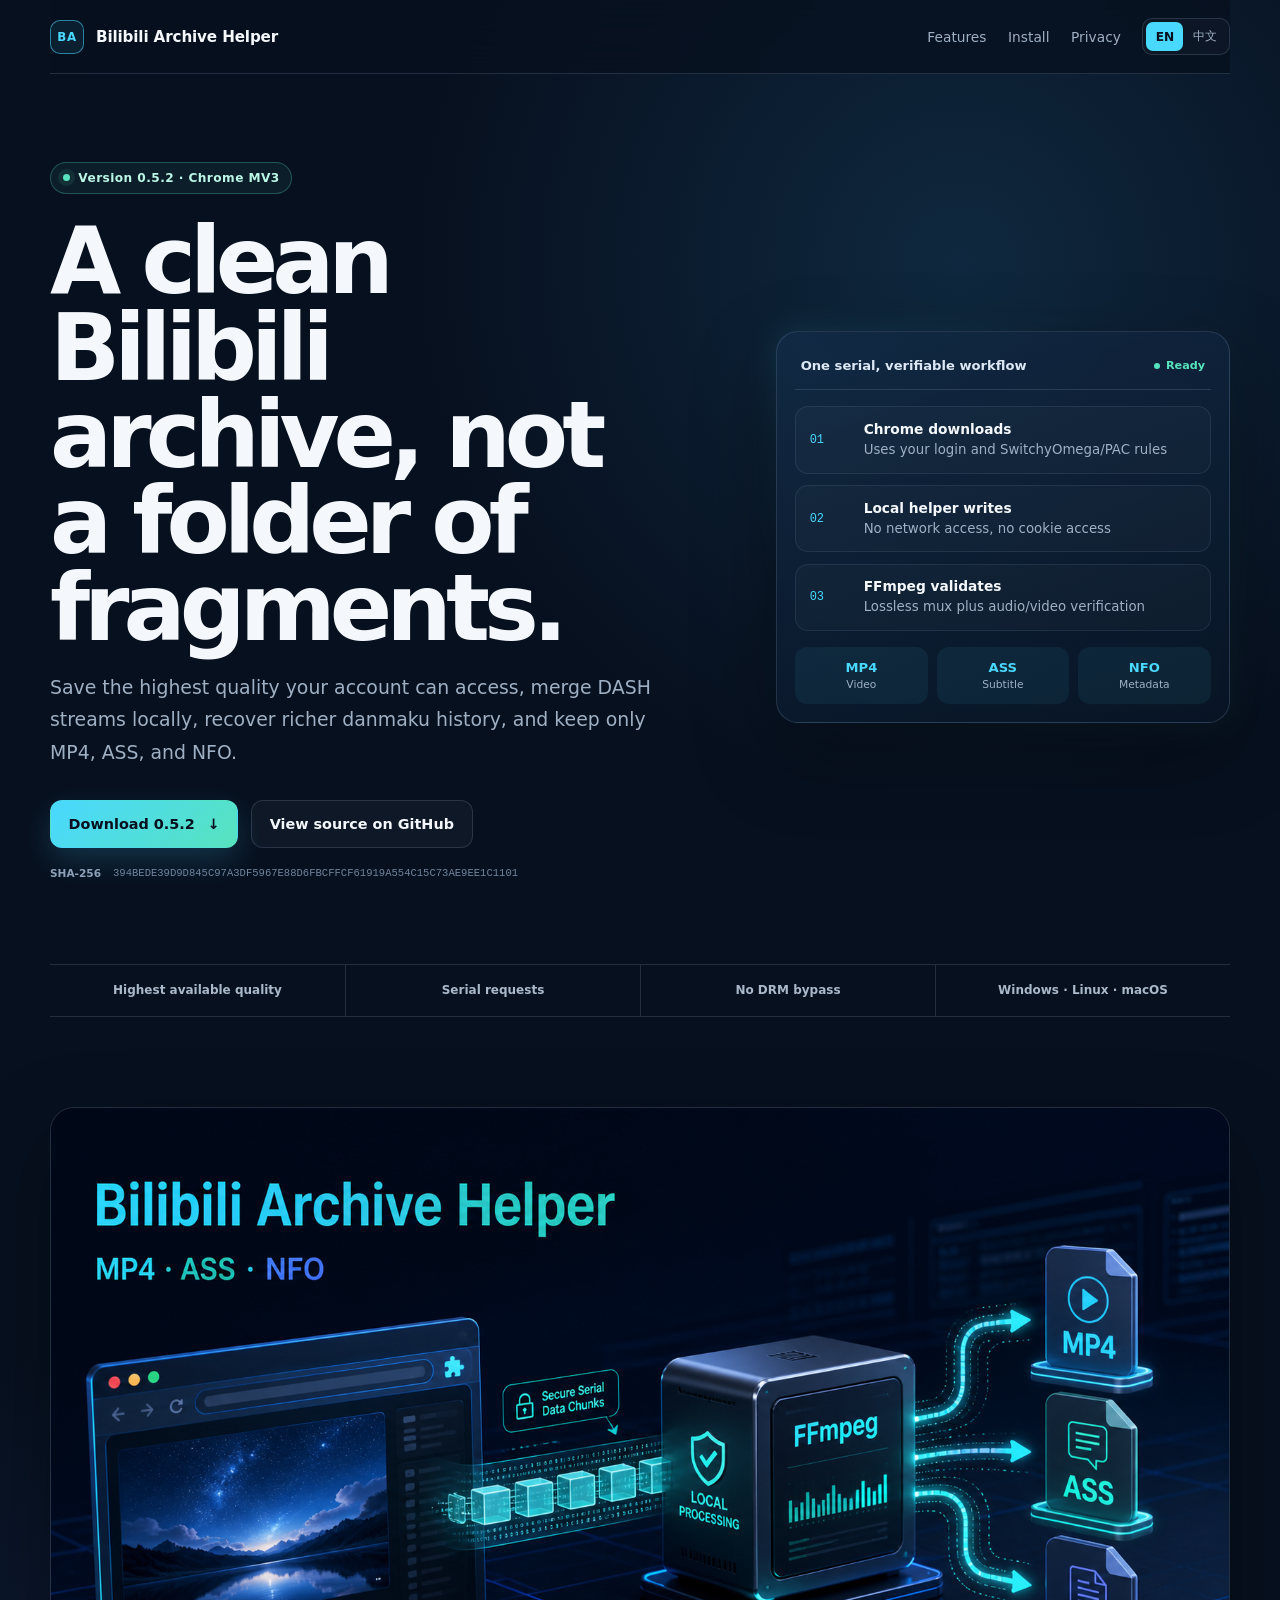
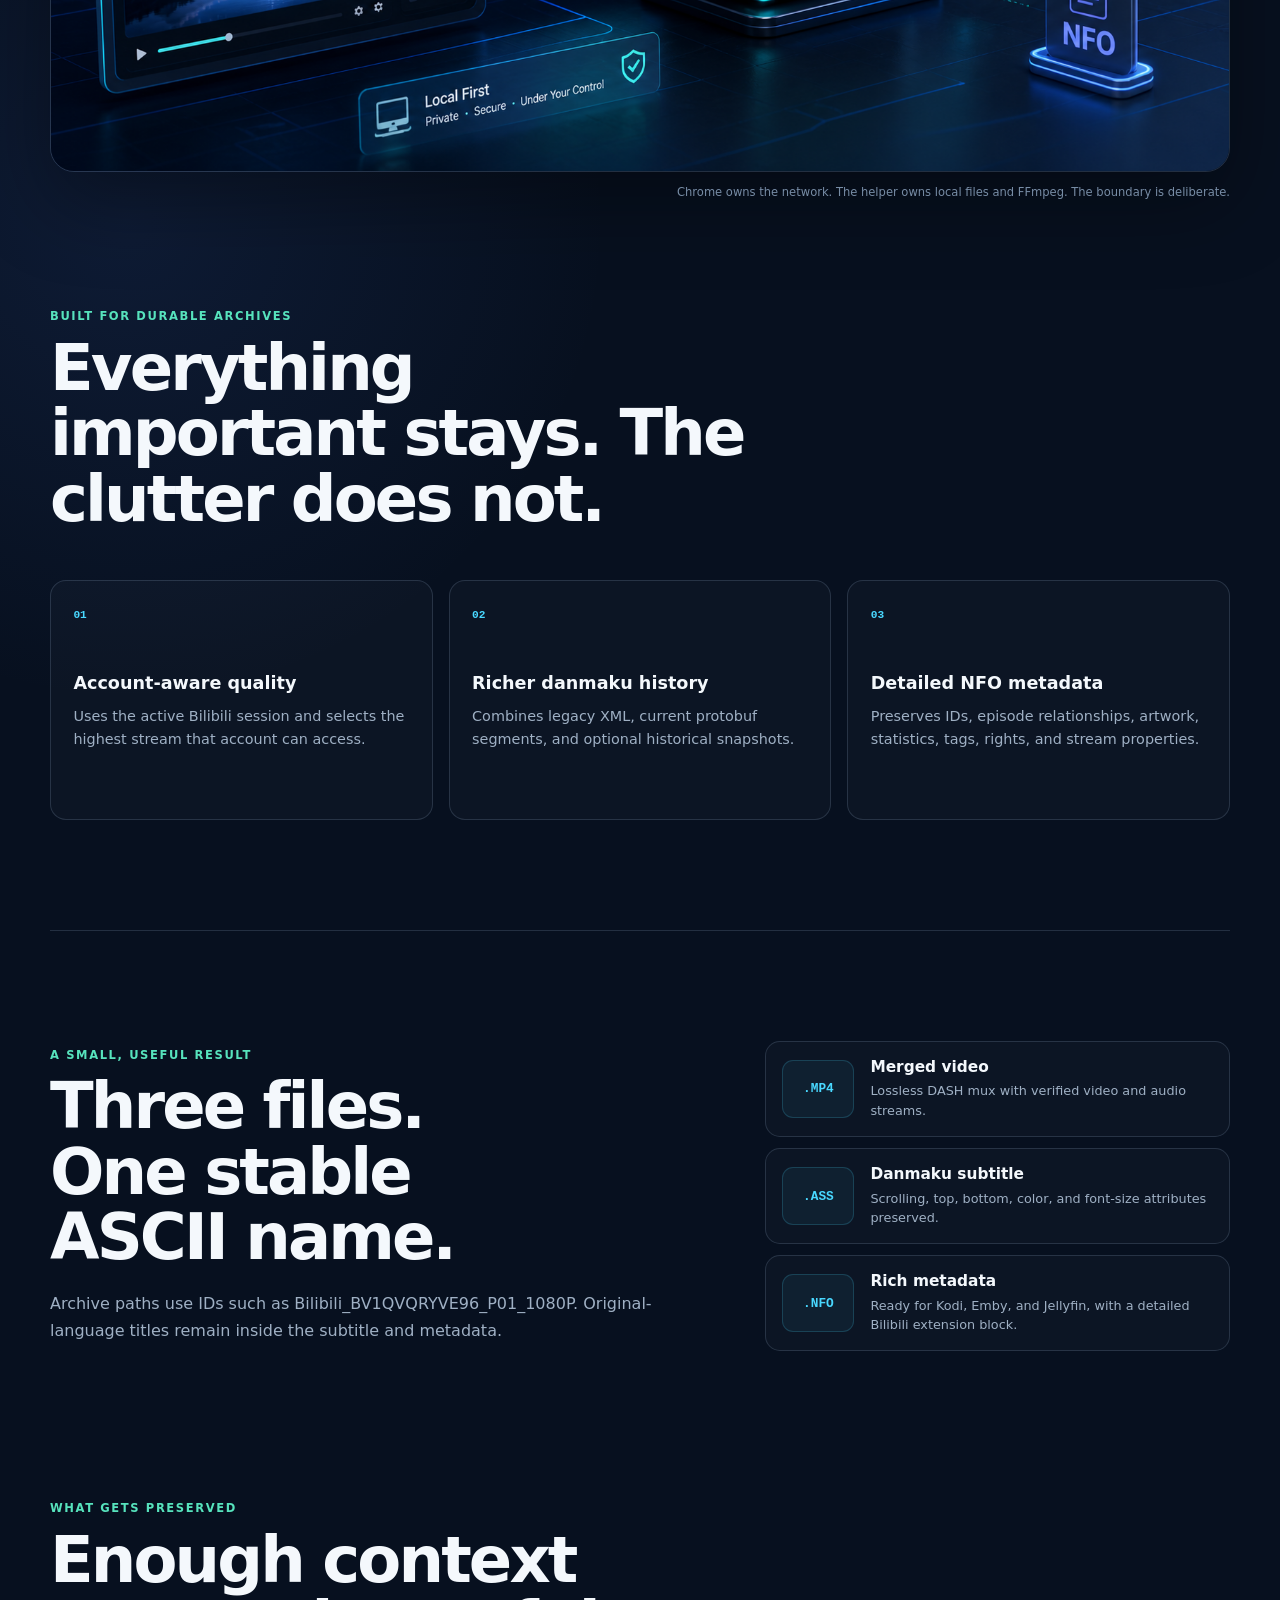
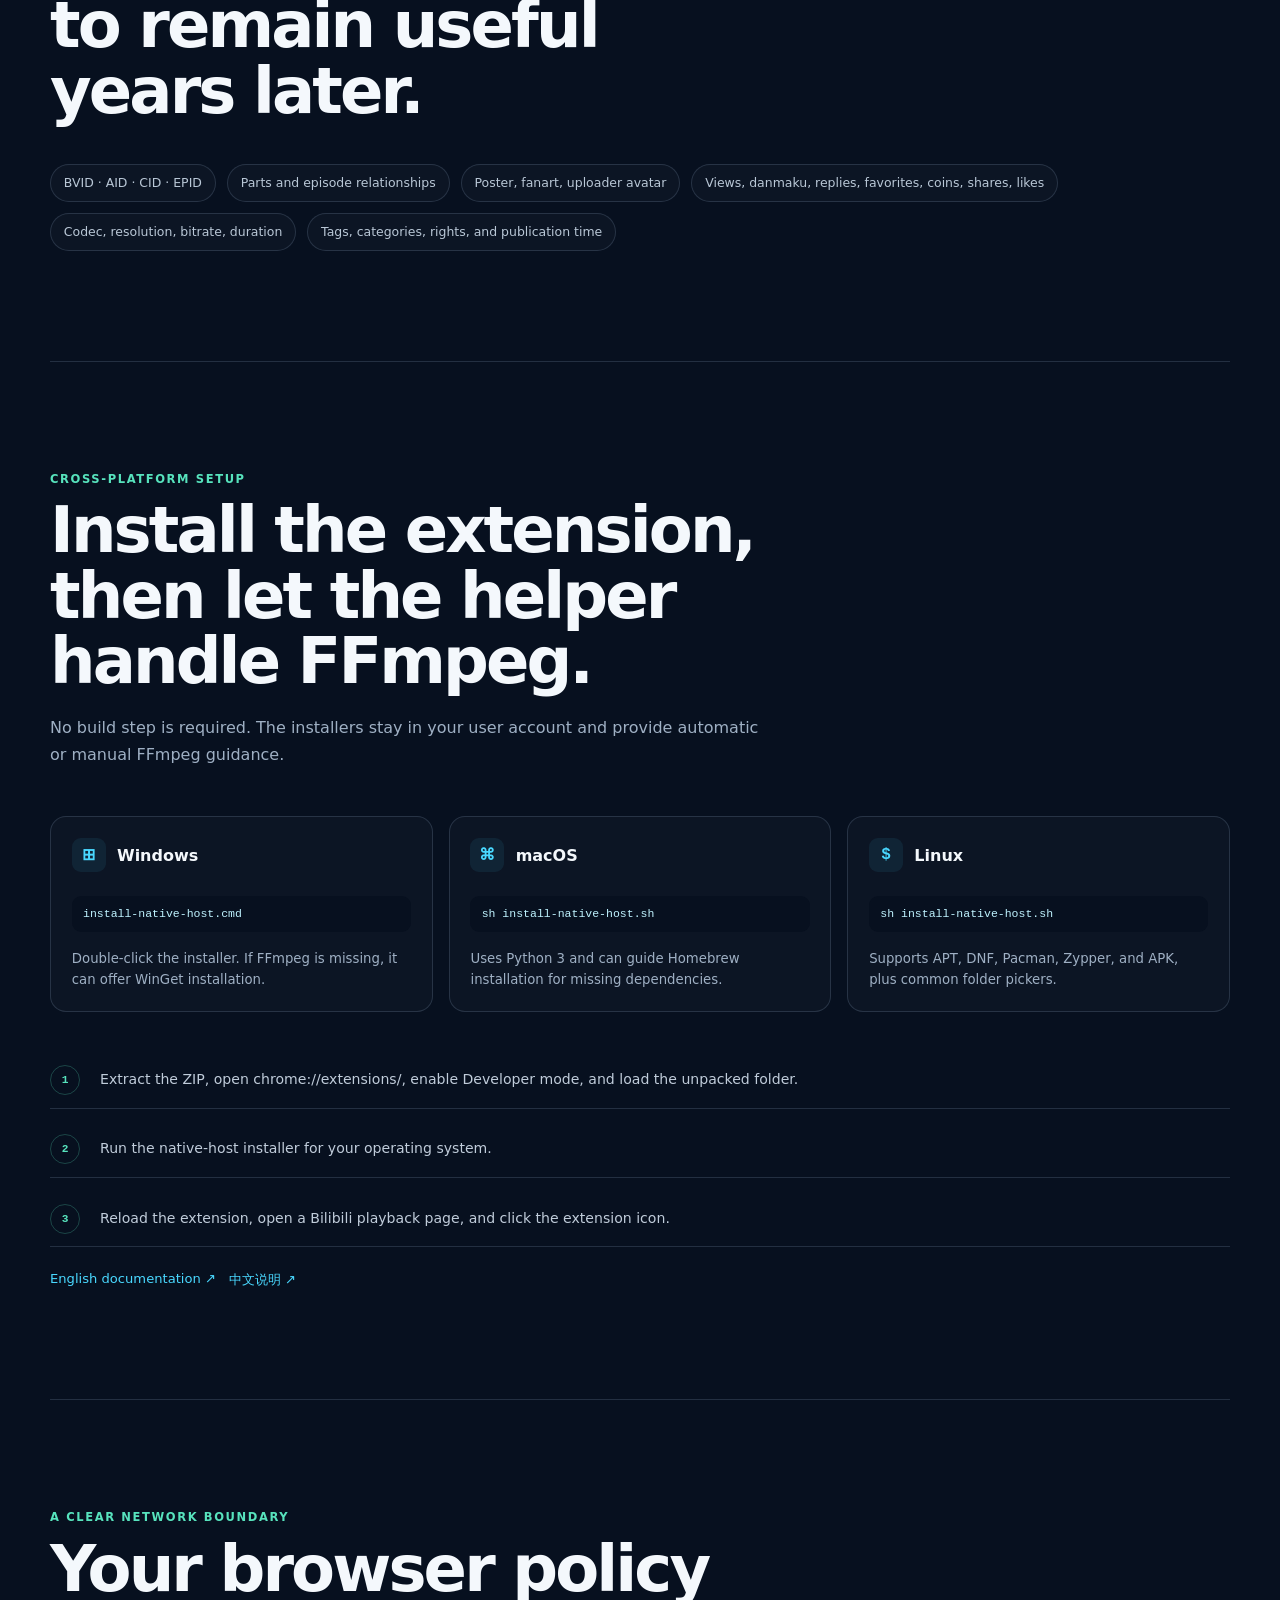
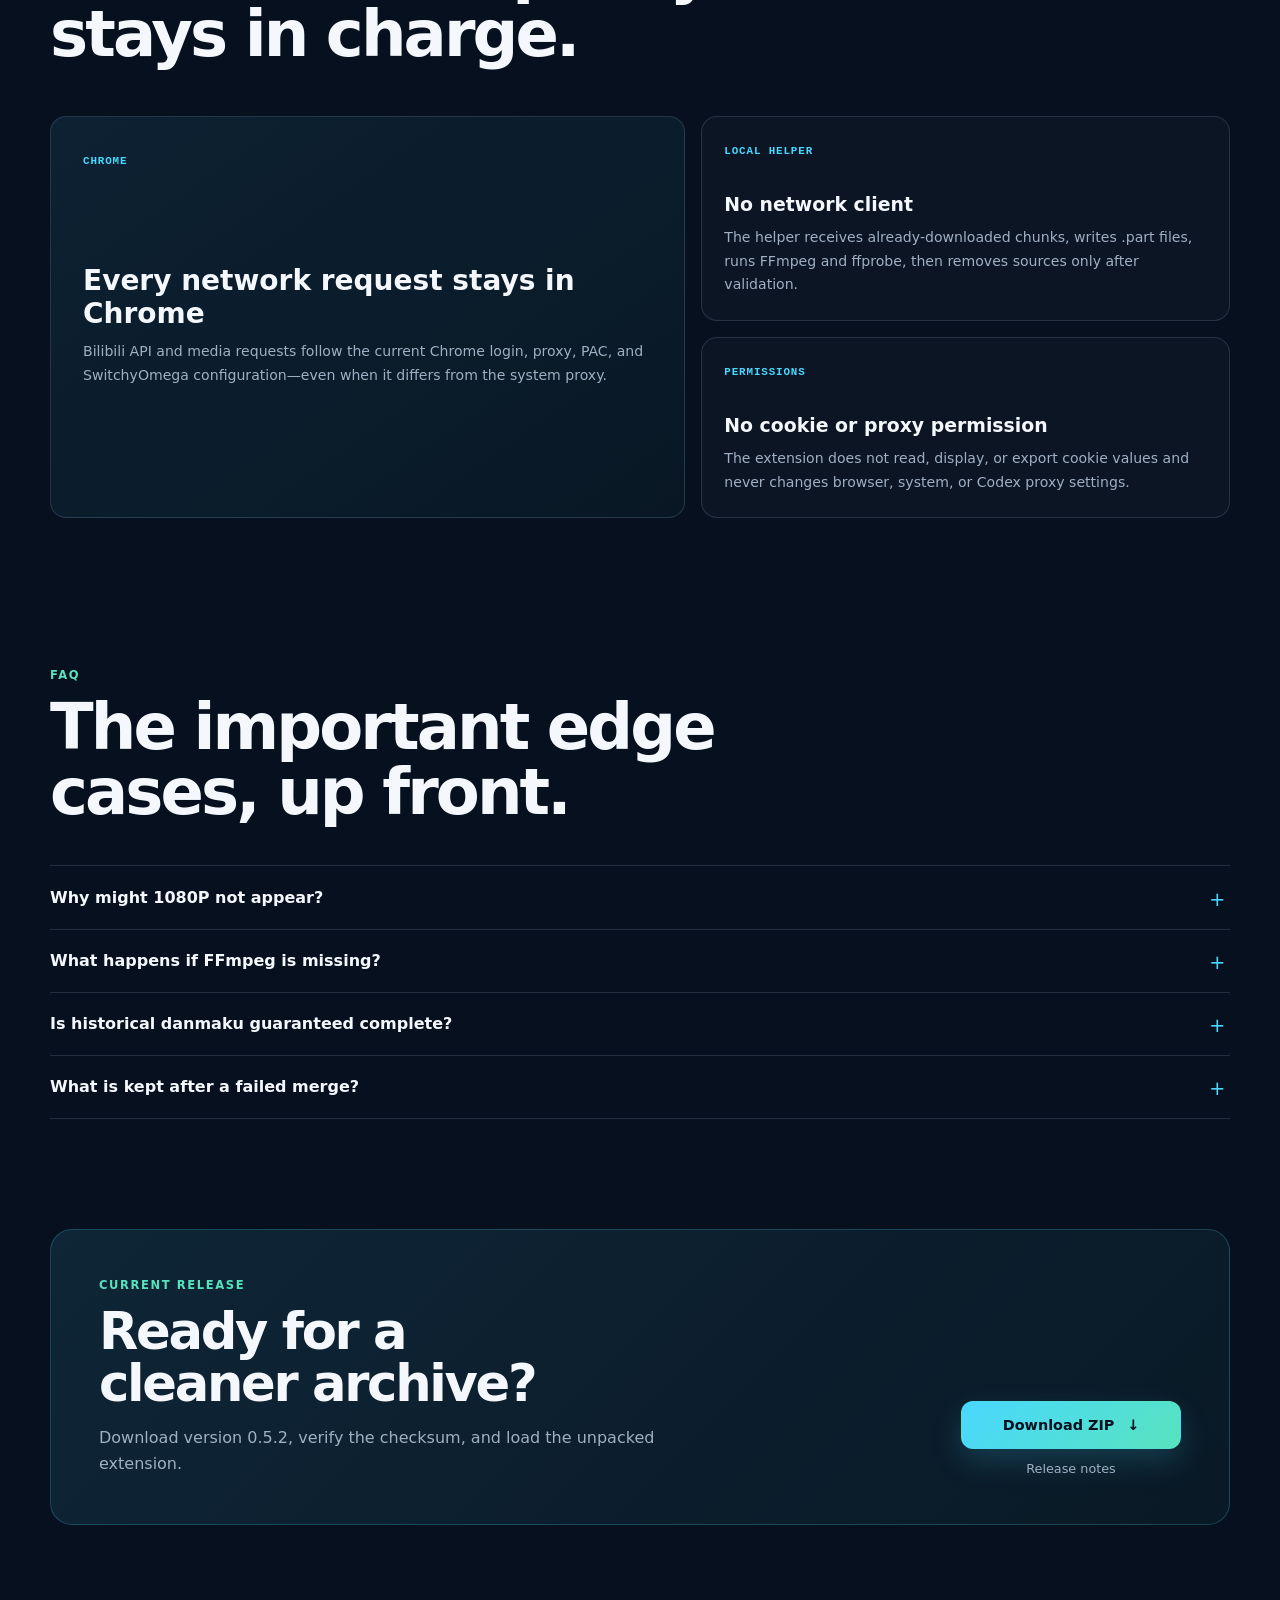
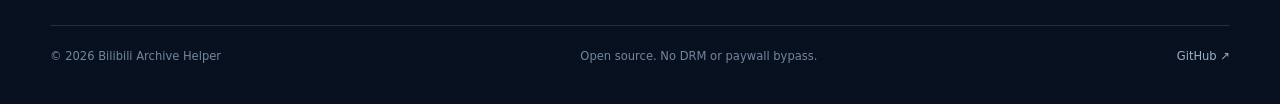
<file: docs/index.html>
<!doctype html>
<html lang="en" data-language="en">
  <head>
    <meta charset="utf-8">
    <meta name="viewport" content="width=device-width, initial-scale=1">
    <meta name="theme-color" content="#07101f">
    <meta name="description" content="Archive Bilibili videos as a clean MP4, ASS subtitle, and rich NFO metadata set.">
    <meta property="og:type" content="website">
    <meta property="og:title" content="Bilibili Archive Helper">
    <meta property="og:description" content="Clean MP4, ASS, and NFO archives from the Bilibili page already open in Chrome.">
    <meta property="og:url" content="https://zhendongjia.github.io/bilibili-archive-helper/">
    <meta property="og:image" content="https://zhendongjia.github.io/bilibili-archive-helper/assets/archive-workflow.png">
    <meta name="twitter:card" content="summary_large_image">
    <meta name="twitter:title" content="Bilibili Archive Helper">
    <meta name="twitter:description" content="Clean MP4, ASS, and NFO archives from the Bilibili page already open in Chrome.">
    <meta name="twitter:image" content="https://zhendongjia.github.io/bilibili-archive-helper/assets/archive-workflow.png">
    <title>Bilibili Archive Helper</title>
    <link rel="icon" href="favicon.svg" type="image/svg+xml">
    <link rel="stylesheet" href="styles.css">
  </head>
  <body>
    <a class="skip-link" href="#main" data-copy="skip">Skip to content</a>
    <header class="site-header">
      <a class="brand" href="#top" aria-label="Bilibili Archive Helper home">
        <span class="brand-mark" aria-hidden="true">BA</span>
        <span>Bilibili Archive Helper</span>
      </a>
      <nav class="header-actions" aria-label="Primary navigation">
        <a href="#features" data-copy="navFeatures">Features</a>
        <a href="#install" data-copy="navInstall">Install</a>
        <a href="#privacy" data-copy="navPrivacy">Privacy</a>
        <div class="language-switch" role="group" aria-label="Language">
          <button type="button" data-language-choice="en" aria-pressed="true">EN</button>
          <button type="button" data-language-choice="zh-CN" aria-pressed="false">中文</button>
        </div>
      </nav>
    </header>

    <main id="main">
      <section class="hero" id="top">
        <div class="hero-copy">
          <div class="release-pill">
            <span class="pulse" aria-hidden="true"></span>
            <span data-copy="releaseLabel">Version 0.5.2 · Chrome MV3</span>
          </div>
          <h1 data-copy="heroTitle">A clean Bilibili archive, not a folder of fragments.</h1>
          <p class="hero-lede" data-copy="heroLede">Save the highest quality your account can access, merge DASH streams locally, recover richer danmaku history, and keep only MP4, ASS, and NFO.</p>
          <div class="hero-actions">
            <a class="button button-primary" href="https://github.com/zhendongjia/bilibili-archive-helper/releases/download/v0.5.2/Bilibili-Archive-Helper-0.5.2.zip" data-download>
              <span data-copy="download">Download 0.5.2</span>
              <span aria-hidden="true">↓</span>
            </a>
            <a class="button button-secondary" href="https://github.com/zhendongjia/bilibili-archive-helper" data-copy="viewSource">View source on GitHub</a>
          </div>
          <p class="checksum"><span>SHA-256</span><code>394BEDE39D9D845C97A3DF5967E88D6FBCFFCF61919A554C15C73AE9EE1C1101</code></p>
        </div>

        <div class="workflow-card" aria-label="Archive workflow">
          <div class="workflow-head">
            <span data-copy="workflowTitle">One serial, verifiable workflow</span>
            <span class="status-dot" data-copy="ready">Ready</span>
          </div>
          <ol class="workflow-list">
            <li>
              <span class="step-index">01</span>
              <div><strong data-copy="flowChrome">Chrome downloads</strong><small data-copy="flowChromeDetail">Uses your login and SwitchyOmega/PAC rules</small></div>
            </li>
            <li>
              <span class="step-index">02</span>
              <div><strong data-copy="flowHelper">Local helper writes</strong><small data-copy="flowHelperDetail">No network access, no cookie access</small></div>
            </li>
            <li>
              <span class="step-index">03</span>
              <div><strong data-copy="flowFfmpeg">FFmpeg validates</strong><small data-copy="flowFfmpegDetail">Lossless mux plus audio/video verification</small></div>
            </li>
          </ol>
          <div class="output-row" aria-label="Final output files">
            <span><b>MP4</b><small data-copy="videoFile">Video</small></span>
            <span><b>ASS</b><small data-copy="subtitleFile">Subtitle</small></span>
            <span><b>NFO</b><small data-copy="metadataFile">Metadata</small></span>
          </div>
        </div>
      </section>

      <section class="trust-strip" aria-label="Key properties">
        <span data-copy="trustOne">Highest available quality</span>
        <span data-copy="trustTwo">Serial requests</span>
        <span data-copy="trustThree">No DRM bypass</span>
        <span data-copy="trustFour">Windows · Linux · macOS</span>
      </section>

      <figure class="product-visual">
        <img src="assets/archive-workflow.png" width="1672" height="941" alt="Chrome sends serial media chunks to a local FFmpeg helper, which creates MP4, ASS, and NFO files" data-alt-copy="visualAlt">
        <figcaption data-copy="visualCaption">Chrome owns the network. The helper owns local files and FFmpeg. The boundary is deliberate.</figcaption>
      </figure>

      <section class="section" id="features">
        <div class="section-heading">
          <p class="eyebrow" data-copy="featuresEyebrow">Built for durable archives</p>
          <h2 data-copy="featuresTitle">Everything important stays. The clutter does not.</h2>
        </div>
        <div class="feature-grid">
          <article>
            <span class="feature-number">01</span>
            <h3 data-copy="featureQualityTitle">Account-aware quality</h3>
            <p data-copy="featureQualityBody">Uses the active Bilibili session and selects the highest stream that account can access.</p>
          </article>
          <article>
            <span class="feature-number">02</span>
            <h3 data-copy="featureDanmakuTitle">Richer danmaku history</h3>
            <p data-copy="featureDanmakuBody">Combines legacy XML, current protobuf segments, and optional historical snapshots.</p>
          </article>
          <article>
            <span class="feature-number">03</span>
            <h3 data-copy="featureMetadataTitle">Detailed NFO metadata</h3>
            <p data-copy="featureMetadataBody">Preserves IDs, episode relationships, artwork, statistics, tags, rights, and stream properties.</p>
          </article>
        </div>
      </section>

      <section class="section output-section" id="output">
        <div class="section-heading compact-heading">
          <p class="eyebrow" data-copy="outputEyebrow">A small, useful result</p>
          <h2 data-copy="outputTitle">Three files. One stable ASCII name.</h2>
          <p class="section-lede" data-copy="outputLede">Archive paths use IDs such as Bilibili_BV1QVQRYVE96_P01_1080P. Original-language titles remain inside the subtitle and metadata.</p>
        </div>
        <div class="file-stack">
          <article>
            <span class="file-extension">.mp4</span>
            <div><h3 data-copy="mp4Title">Merged video</h3><p data-copy="mp4Body">Lossless DASH mux with verified video and audio streams.</p></div>
          </article>
          <article>
            <span class="file-extension">.ass</span>
            <div><h3 data-copy="assTitle">Danmaku subtitle</h3><p data-copy="assBody">Scrolling, top, bottom, color, and font-size attributes preserved.</p></div>
          </article>
          <article>
            <span class="file-extension">.nfo</span>
            <div><h3 data-copy="nfoTitle">Rich metadata</h3><p data-copy="nfoBody">Ready for Kodi, Emby, and Jellyfin, with a detailed Bilibili extension block.</p></div>
          </article>
        </div>
      </section>

      <section class="section details-section">
        <div class="section-heading compact-heading">
          <p class="eyebrow" data-copy="detailsEyebrow">What gets preserved</p>
          <h2 data-copy="detailsTitle">Enough context to remain useful years later.</h2>
        </div>
        <div class="detail-list" role="list">
          <span role="listitem">BVID · AID · CID · EPID</span>
          <span role="listitem" data-copy="detailEpisodes">Parts and episode relationships</span>
          <span role="listitem" data-copy="detailArtwork">Poster, fanart, uploader avatar</span>
          <span role="listitem" data-copy="detailStats">Views, danmaku, replies, favorites, coins, shares, likes</span>
          <span role="listitem" data-copy="detailStreams">Codec, resolution, bitrate, duration</span>
          <span role="listitem" data-copy="detailRights">Tags, categories, rights, and publication time</span>
        </div>
      </section>

      <section class="section install-section" id="install">
        <div class="section-heading">
          <p class="eyebrow" data-copy="installEyebrow">Cross-platform setup</p>
          <h2 data-copy="installTitle">Install the extension, then let the helper handle FFmpeg.</h2>
          <p class="section-lede" data-copy="installLede">No build step is required. The installers stay in your user account and provide automatic or manual FFmpeg guidance.</p>
        </div>
        <div class="platform-grid">
          <article>
            <div class="platform-head"><span class="platform-symbol" aria-hidden="true">⊞</span><h3>Windows</h3></div>
            <code>install-native-host.cmd</code>
            <p data-copy="windowsInstall">Double-click the installer. If FFmpeg is missing, it can offer WinGet installation.</p>
          </article>
          <article>
            <div class="platform-head"><span class="platform-symbol" aria-hidden="true">⌘</span><h3>macOS</h3></div>
            <code>sh install-native-host.sh</code>
            <p data-copy="macInstall">Uses Python 3 and can guide Homebrew installation for missing dependencies.</p>
          </article>
          <article>
            <div class="platform-head"><span class="platform-symbol" aria-hidden="true">$</span><h3>Linux</h3></div>
            <code>sh install-native-host.sh</code>
            <p data-copy="linuxInstall">Supports APT, DNF, Pacman, Zypper, and APK, plus common folder pickers.</p>
          </article>
        </div>
        <ol class="install-steps">
          <li><span>1</span><p data-copy="installStepOne">Extract the ZIP, open chrome://extensions/, enable Developer mode, and load the unpacked folder.</p></li>
          <li><span>2</span><p data-copy="installStepTwo">Run the native-host installer for your operating system.</p></li>
          <li><span>3</span><p data-copy="installStepThree">Reload the extension, open a Bilibili playback page, and click the extension icon.</p></li>
        </ol>
        <div class="docs-links">
          <a href="https://github.com/zhendongjia/bilibili-archive-helper/blob/main/README.md" data-copy="englishDocs">English documentation ↗</a>
          <a href="https://github.com/zhendongjia/bilibili-archive-helper/blob/main/README.zh-CN.md" data-copy="chineseDocs">中文说明 ↗</a>
        </div>
      </section>

      <section class="section privacy-section" id="privacy">
        <div class="section-heading compact-heading">
          <p class="eyebrow" data-copy="privacyEyebrow">A clear network boundary</p>
          <h2 data-copy="privacyTitle">Your browser policy stays in charge.</h2>
        </div>
        <div class="privacy-grid">
          <article class="privacy-primary">
            <span class="privacy-label">Chrome</span>
            <h3 data-copy="chromeBoundaryTitle">Every network request stays in Chrome</h3>
            <p data-copy="chromeBoundaryBody">Bilibili API and media requests follow the current Chrome login, proxy, PAC, and SwitchyOmega configuration—even when it differs from the system proxy.</p>
          </article>
          <article>
            <span class="privacy-label" data-copy="localHelperLabel">Local helper</span>
            <h3 data-copy="helperBoundaryTitle">No network client</h3>
            <p data-copy="helperBoundaryBody">The helper receives already-downloaded chunks, writes .part files, runs FFmpeg and ffprobe, then removes sources only after validation.</p>
          </article>
          <article>
            <span class="privacy-label" data-copy="permissionsLabel">Permissions</span>
            <h3 data-copy="permissionsTitle">No cookie or proxy permission</h3>
            <p data-copy="permissionsBody">The extension does not read, display, or export cookie values and never changes browser, system, or Codex proxy settings.</p>
          </article>
        </div>
      </section>

      <section class="section faq-section">
        <div class="section-heading compact-heading">
          <p class="eyebrow">FAQ</p>
          <h2 data-copy="faqTitle">The important edge cases, up front.</h2>
        </div>
        <div class="faq-list">
          <details>
            <summary data-copy="faq1080Question">Why might 1080P not appear?</summary>
            <p data-copy="faq1080Answer">The extension requests the highest stream available to the current signed-in account. Some qualities require login or membership, and the extension does not bypass those restrictions.</p>
          </details>
          <details>
            <summary data-copy="faqFfmpegQuestion">What happens if FFmpeg is missing?</summary>
            <p data-copy="faqFfmpegAnswer">The save page stops with installation guidance instead of silently leaving raw fragments. Installers can automate supported package managers or show manual commands.</p>
          </details>
          <details>
            <summary data-copy="faqDanmakuQuestion">Is historical danmaku guaranteed complete?</summary>
            <p data-copy="faqDanmakuAnswer">No. The extension merges every accessible source it can query, but comments already removed by the server cannot be restored.</p>
          </details>
          <details>
            <summary data-copy="faqFailureQuestion">What is kept after a failed merge?</summary>
            <p data-copy="faqFailureAnswer">Complete source streams are retained to prevent data loss. After a successful ffprobe validation, the intermediate streams are deleted.</p>
          </details>
        </div>
      </section>

      <section class="download-panel">
        <div>
          <p class="eyebrow" data-copy="downloadEyebrow">Current release</p>
          <h2 data-copy="downloadTitle">Ready for a cleaner archive?</h2>
          <p data-copy="downloadBody">Download version 0.5.2, verify the checksum, and load the unpacked extension.</p>
        </div>
        <div class="download-panel-actions">
          <a class="button button-primary" href="https://github.com/zhendongjia/bilibili-archive-helper/releases/download/v0.5.2/Bilibili-Archive-Helper-0.5.2.zip"><span data-copy="downloadZip">Download ZIP</span><span aria-hidden="true">↓</span></a>
          <a class="release-link" href="https://github.com/zhendongjia/bilibili-archive-helper/releases/tag/v0.5.2" data-copy="releaseNotes">Release notes</a>
        </div>
      </section>
    </main>

    <footer class="site-footer">
      <span>© 2026 Bilibili Archive Helper</span>
      <span data-copy="footerNote">Open source. No DRM or paywall bypass.</span>
      <a href="https://github.com/zhendongjia/bilibili-archive-helper">GitHub ↗</a>
    </footer>

    <script src="app.js"></script>
  </body>
</html>
</file>
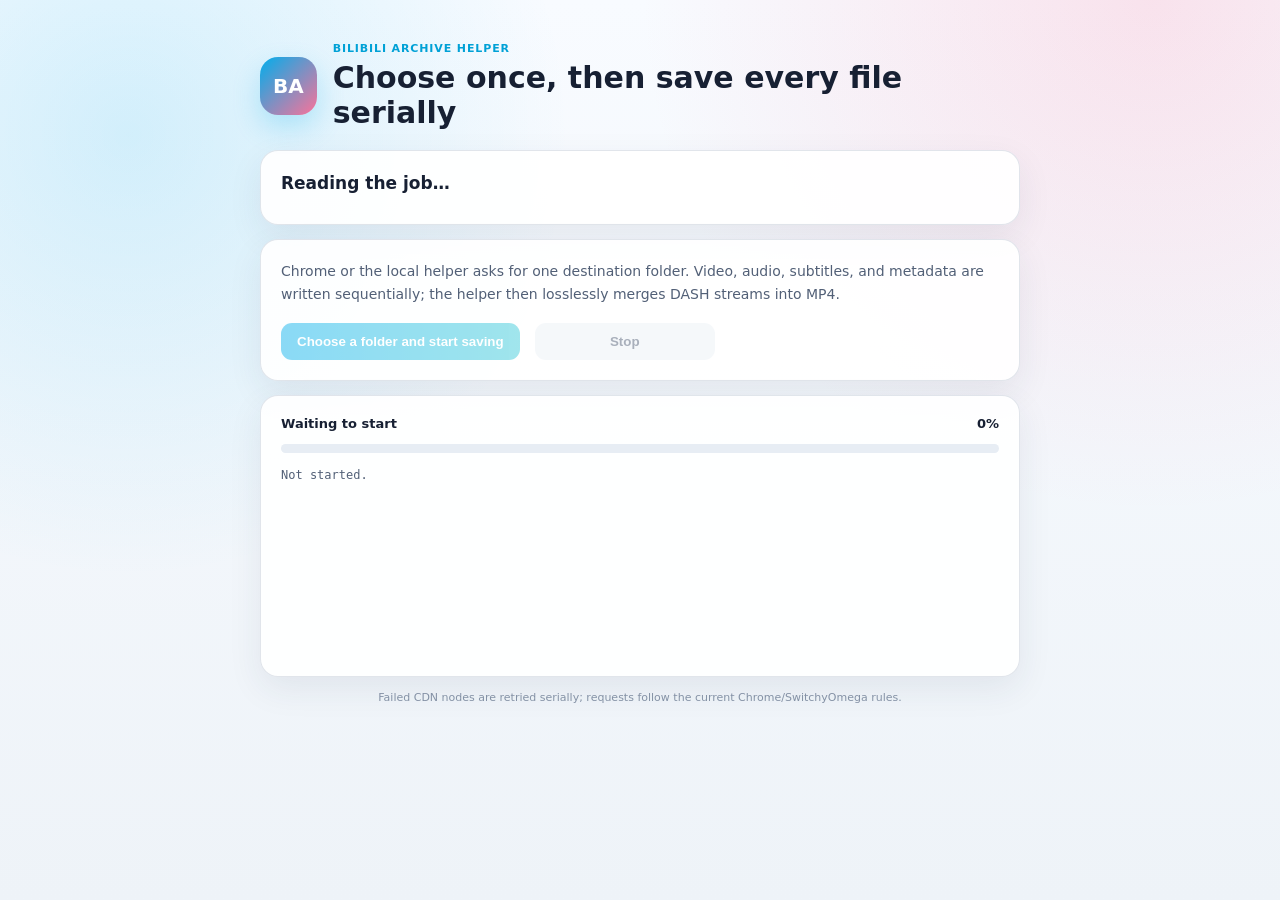
<file: manager.html>
<!doctype html>
<html lang="en" data-i18n-title="managerTitle">
  <head>
    <meta charset="utf-8">
    <meta name="viewport" content="width=device-width, initial-scale=1">
    <title>Bilibili Archive Helper · Save files</title>
    <link rel="stylesheet" href="manager.css">
  </head>
  <body>
    <main>
      <header>
        <div class="mark">BA</div>
        <div>
          <div class="eyebrow">Bilibili Archive Helper</div>
          <h1 data-i18n="managerHeading">Choose once, then save every file serially</h1>
        </div>
      </header>

      <section class="card summary" aria-live="polite">
        <div id="job-title" class="title" data-i18n="readingJob">Reading the job…</div>
        <div id="job-meta" class="meta"></div>
      </section>

      <section class="card actions">
        <p data-i18n="managerIntro">Chrome or the local helper asks for one destination folder. Video, audio, subtitles, and metadata are written sequentially; the helper then losslessly merges DASH streams into MP4.</p>
        <button id="start" class="primary" type="button" disabled data-i18n="selectAndSave">Choose a folder and start saving</button>
        <button id="cancel" class="secondary" type="button" disabled data-i18n="stop">Stop</button>
      </section>

      <section class="card progress-card">
        <div class="progress-head">
          <span id="progress-label" data-i18n="waitingStart">Waiting to start</span>
          <span id="progress-percent">0%</span>
        </div>
        <div class="progress"><div id="progress-bar"></div></div>
        <pre id="log" data-i18n="managerNotStarted">Not started.</pre>
      </section>

      <footer data-i18n="managerFooter">Failed CDN nodes are retried serially; requests follow the current Chrome/SwitchyOmega rules.</footer>
    </main>
    <script type="module" src="manager.js"></script>
  </body>
</html>
</file>
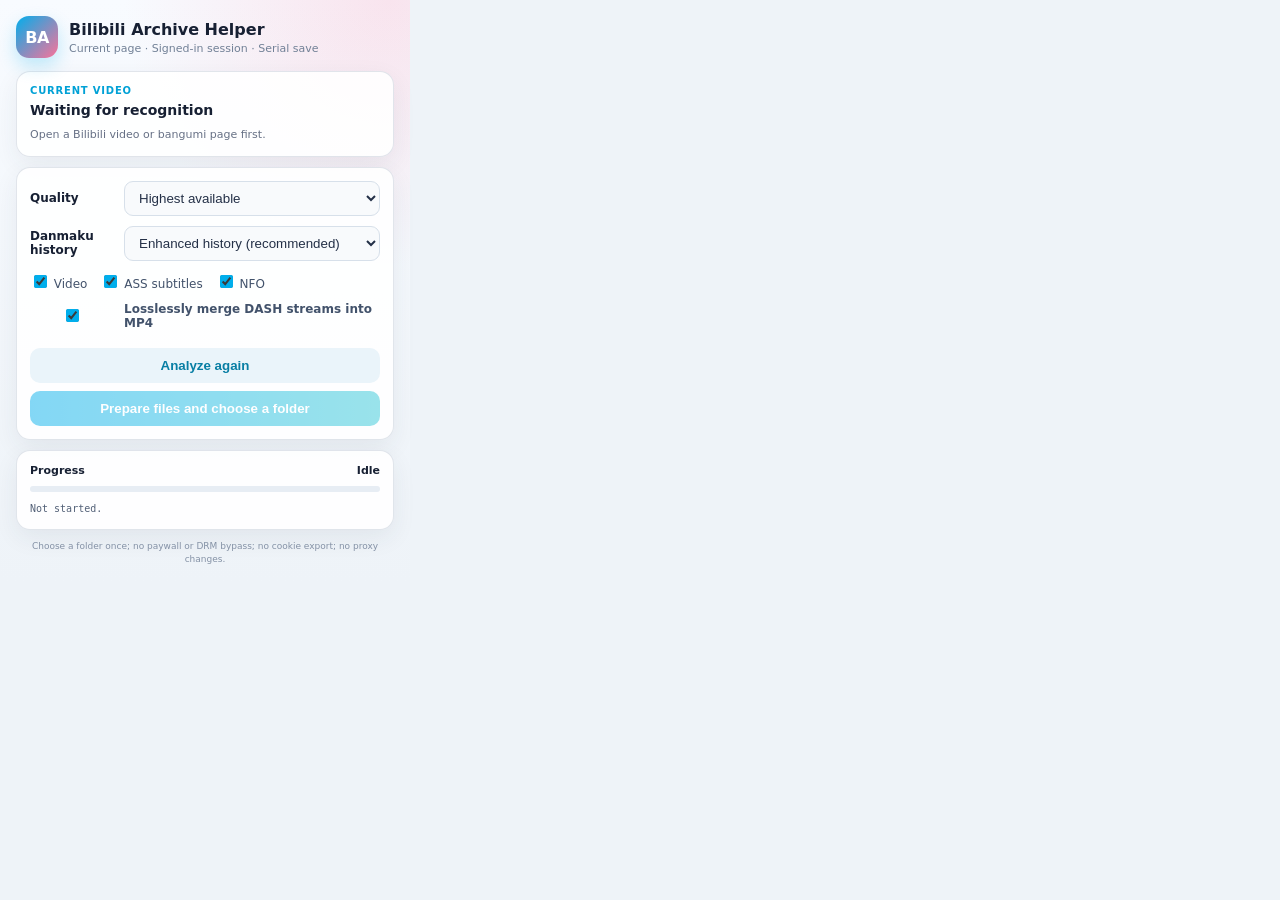
<file: popup.html>
<!doctype html>
<html lang="en" data-i18n-title="extensionName">
  <head>
    <meta charset="utf-8">
    <meta name="viewport" content="width=device-width, initial-scale=1">
    <title>Bilibili Archive Helper</title>
    <link rel="stylesheet" href="popup.css">
  </head>
  <body>
    <main>
      <header>
        <div class="mark">BA</div>
        <div>
          <h1>Bilibili Archive Helper</h1>
          <p data-i18n="tagline">Current page · Signed-in session · Serial save</p>
        </div>
      </header>

      <section class="card summary" aria-live="polite">
        <div class="eyebrow" data-i18n="currentVideo">Current video</div>
        <div id="page-title" class="title" data-i18n="waitingRecognition">Waiting for recognition</div>
        <div id="page-meta" class="meta" data-i18n="openPagePrompt">Open a Bilibili video or bangumi page first.</div>
      </section>

      <section class="card controls">
        <label>
          <span data-i18n="quality">Quality</span>
          <select id="quality">
            <option value="127" data-i18n="highestAvailable">Highest available</option>
            <option value="80">1080P</option>
            <option value="64">720P</option>
            <option value="32">480P</option>
          </select>
        </label>

        <label>
          <span data-i18n="danmakuHistory">Danmaku history</span>
          <select id="history-mode">
            <option value="enhanced" data-i18n="enhancedRecommended">Enhanced history (recommended)</option>
            <option value="current" data-i18n="currentEndpoints">Current endpoints</option>
            <option value="monthly" data-i18n="monthlySlow">Monthly snapshots (very slow)</option>
          </select>
        </label>

        <div class="checks">
          <label><input id="include-video" type="checkbox" checked> <span data-i18n="video">Video</span></label>
          <label><input id="include-danmaku" type="checkbox" checked> <span data-i18n="assSubtitles">ASS subtitles</span></label>
          <label><input id="include-metadata" type="checkbox" checked> NFO</label>
        </div>
        <label class="merge-check"><input id="auto-merge" type="checkbox" checked> <span data-i18n="autoMerge">Losslessly merge DASH streams into MP4</span></label>

        <button id="analyze" class="secondary" type="button" data-i18n="reanalyze">Analyze again</button>
        <button id="download" class="primary" type="button" disabled data-i18n="prepareSave">Prepare files and choose a folder</button>
      </section>

      <section class="card progress-card">
        <div class="progress-head">
          <span data-i18n="progress">Progress</span>
          <span id="progress-label" data-i18n="idle">Idle</span>
        </div>
        <div class="progress"><div id="progress-bar"></div></div>
        <pre id="log" data-i18n="notStarted">Not started.</pre>
      </section>

      <footer data-i18n="privacyFooter">Choose a folder once; no paywall or DRM bypass; no cookie export; no proxy changes.</footer>
    </main>
    <script type="module" src="popup.js"></script>
  </body>
</html>
</file>
<file: docs/styles.css>
:root {
  color-scheme: dark;
  --bg: #07101f;
  --bg-soft: #0b1729;
  --panel: rgba(14, 30, 51, 0.78);
  --panel-strong: #10233a;
  --line: rgba(163, 190, 220, 0.18);
  --text: #f4f8fc;
  --muted: #9fb0c4;
  --cyan: #49d8ff;
  --teal: #57e3bd;
  --blue: #6d8fff;
  --shadow: 0 30px 80px rgba(0, 0, 0, 0.35);
  --radius: 22px;
  font-family: Inter, ui-sans-serif, system-ui, -apple-system, BlinkMacSystemFont, "Segoe UI", sans-serif;
}

* { box-sizing: border-box; }
html { scroll-behavior: smooth; }
body {
  margin: 0;
  min-width: 320px;
  color: var(--text);
  background:
    radial-gradient(circle at 75% 4%, rgba(44, 126, 175, 0.22), transparent 34rem),
    radial-gradient(circle at 10% 28%, rgba(63, 105, 201, 0.13), transparent 30rem),
    var(--bg);
}

a { color: inherit; }
button, a { -webkit-tap-highlight-color: transparent; }
.skip-link { position: fixed; left: 1rem; top: -4rem; z-index: 100; padding: .75rem 1rem; background: white; color: #07101f; border-radius: 8px; }
.skip-link:focus { top: 1rem; }

.site-header {
  position: sticky;
  top: 0;
  z-index: 20;
  display: flex;
  align-items: center;
  justify-content: space-between;
  width: min(1180px, calc(100% - 40px));
  margin: 0 auto;
  padding: 18px 0;
  background: rgba(7, 16, 31, 0.76);
  backdrop-filter: blur(18px);
  border-bottom: 1px solid var(--line);
}

.brand { display: inline-flex; align-items: center; gap: .75rem; text-decoration: none; font-size: .95rem; font-weight: 760; letter-spacing: -.01em; }
.brand-mark { display: grid; place-items: center; width: 34px; height: 34px; border: 1px solid rgba(73,216,255,.55); border-radius: 10px; color: var(--cyan); background: rgba(73,216,255,.08); font-size: .74rem; letter-spacing: .06em; }
.header-actions { display: flex; align-items: center; gap: 1.35rem; }
.header-actions > a { color: var(--muted); text-decoration: none; font-size: .86rem; }
.header-actions > a:hover { color: var(--text); }
.language-switch { display: flex; padding: 3px; border: 1px solid var(--line); border-radius: 10px; background: rgba(255,255,255,.025); }
.language-switch button { border: 0; border-radius: 7px; padding: .38rem .58rem; color: var(--muted); background: transparent; cursor: pointer; font: inherit; font-size: .76rem; }
.language-switch button[aria-pressed="true"] { color: #07101f; background: var(--cyan); font-weight: 800; }

main { overflow: hidden; }
.hero { display: grid; grid-template-columns: minmax(0, 1.05fr) minmax(360px, .75fr); gap: clamp(2.5rem, 7vw, 7.5rem); align-items: center; width: min(1180px, calc(100% - 40px)); min-height: 690px; margin: 0 auto; padding: 88px 0 72px; }
.release-pill { display: inline-flex; align-items: center; gap: .55rem; padding: .48rem .72rem; border: 1px solid rgba(87,227,189,.28); border-radius: 999px; color: #bbf7e6; background: rgba(87,227,189,.07); font-size: .76rem; font-weight: 700; letter-spacing: .035em; }
.pulse { width: 7px; height: 7px; border-radius: 50%; background: var(--teal); box-shadow: 0 0 0 5px rgba(87,227,189,.09); }
h1 { max-width: 760px; margin: 1.55rem 0 1.2rem; font-size: clamp(3.2rem, 7.2vw, 6.7rem); line-height: .94; letter-spacing: -.065em; font-weight: 780; text-wrap: balance; }
.hero-lede { max-width: 680px; margin: 0; color: var(--muted); font-size: clamp(1rem, 1.5vw, 1.18rem); line-height: 1.72; }
.hero-actions { display: flex; flex-wrap: wrap; gap: .8rem; margin: 2rem 0 1.1rem; }
.button { display: inline-flex; align-items: center; justify-content: center; gap: .8rem; min-height: 48px; padding: .75rem 1.1rem; border: 1px solid var(--line); border-radius: 12px; text-decoration: none; font-size: .9rem; font-weight: 760; transition: transform .2s ease, border-color .2s ease, background .2s ease; }
.button:hover { transform: translateY(-2px); }
.button-primary { color: #07101f; border-color: transparent; background: linear-gradient(135deg, var(--cyan), var(--teal)); box-shadow: 0 12px 30px rgba(73,216,255,.18); }
.button-secondary { background: rgba(255,255,255,.035); }
.button-secondary:hover { border-color: rgba(73,216,255,.42); }
.checksum { display: flex; align-items: flex-start; gap: .75rem; max-width: 620px; color: #6f849d; font-size: .66rem; line-height: 1.5; }
.checksum span { color: #8da1b8; font-weight: 800; white-space: nowrap; }
.checksum code { overflow-wrap: anywhere; }

.workflow-card { position: relative; padding: 1.15rem; border: 1px solid var(--line); border-radius: var(--radius); background: linear-gradient(160deg, rgba(18,41,68,.9), rgba(8,20,36,.94)); box-shadow: var(--shadow); }
.workflow-card::before { content: ""; position: absolute; inset: -1px; z-index: -1; border-radius: inherit; background: linear-gradient(145deg, rgba(73,216,255,.25), transparent 35%, rgba(87,227,189,.15)); filter: blur(15px); opacity: .6; }
.workflow-head { display: flex; align-items: center; justify-content: space-between; padding: .45rem .35rem 1.05rem; border-bottom: 1px solid var(--line); color: #dce8f5; font-size: .82rem; font-weight: 760; }
.status-dot { color: var(--teal); font-size: .7rem; }
.status-dot::before { content: ""; display: inline-block; width: 6px; height: 6px; margin-right: .4rem; border-radius: 50%; background: currentColor; }
.workflow-list { display: grid; gap: .72rem; margin: 1rem 0; padding: 0; list-style: none; }
.workflow-list li { display: grid; grid-template-columns: 42px 1fr; align-items: center; gap: .75rem; padding: .85rem; border: 1px solid rgba(158,190,222,.11); border-radius: 13px; background: rgba(255,255,255,.022); }
.step-index { color: var(--cyan); font-family: ui-monospace, SFMono-Regular, Consolas, monospace; font-size: .75rem; }
.workflow-list strong, .workflow-list small { display: block; }
.workflow-list strong { font-size: .86rem; }
.workflow-list small { margin-top: .25rem; color: var(--muted); line-height: 1.35; }
.output-row { display: grid; grid-template-columns: repeat(3, 1fr); gap: .55rem; }
.output-row span { display: grid; gap: .2rem; padding: .8rem; border-radius: 12px; text-align: center; background: rgba(73,216,255,.065); }
.output-row b { color: var(--cyan); font-size: .82rem; }
.output-row small { color: var(--muted); font-size: .67rem; }

.trust-strip { display: grid; grid-template-columns: repeat(4, 1fr); width: min(1180px, calc(100% - 40px)); margin: 0 auto; border-block: 1px solid var(--line); }
.trust-strip span { padding: 1.15rem .9rem; color: #aab9ca; text-align: center; font-size: .75rem; font-weight: 650; }
.trust-strip span + span { border-left: 1px solid var(--line); }

.product-visual { width: min(1180px, calc(100% - 40px)); margin: 90px auto 0; }
.product-visual img { display: block; width: 100%; height: auto; border: 1px solid var(--line); border-radius: 24px; box-shadow: var(--shadow); }
.product-visual figcaption { margin-top: .85rem; color: #778ca5; text-align: right; font-size: .72rem; }

.section { width: min(1180px, calc(100% - 40px)); margin: 0 auto; padding: 110px 0; }
.section-heading { max-width: 720px; }
.eyebrow { margin: 0 0 .8rem; color: var(--teal); font-size: .72rem; font-weight: 800; letter-spacing: .14em; text-transform: uppercase; }
h2 { margin: 0; font-size: clamp(2.3rem, 5vw, 4.5rem); line-height: 1.02; letter-spacing: -.045em; text-wrap: balance; }
.feature-grid { display: grid; grid-template-columns: repeat(3, 1fr); gap: 1rem; margin-top: 3rem; }
.feature-grid article { min-height: 240px; padding: 1.4rem; border: 1px solid var(--line); border-radius: 16px; background: rgba(255,255,255,.025); }
.feature-number { color: var(--cyan); font: 700 .7rem ui-monospace, SFMono-Regular, Consolas, monospace; }
.feature-grid h3 { margin: 3.2rem 0 .7rem; font-size: 1.1rem; }
.feature-grid p { margin: 0; color: var(--muted); font-size: .9rem; line-height: 1.65; }

.compact-heading { max-width: 820px; }
.section-lede { max-width: 720px; margin: 1.25rem 0 0; color: var(--muted); font-size: 1rem; line-height: 1.7; }
.output-section { display: grid; grid-template-columns: minmax(0, 1fr) minmax(360px, .75fr); gap: 6rem; align-items: center; border-top: 1px solid var(--line); }
.file-stack { display: grid; gap: .7rem; }
.file-stack article { display: grid; grid-template-columns: 72px 1fr; gap: 1rem; align-items: center; padding: 1rem; border: 1px solid var(--line); border-radius: 15px; background: rgba(255,255,255,.025); }
.file-extension { display: grid; place-items: center; height: 58px; border: 1px solid rgba(73,216,255,.18); border-radius: 11px; color: var(--cyan); background: rgba(73,216,255,.06); font: 800 .8rem ui-monospace, SFMono-Regular, Consolas, monospace; text-transform: uppercase; }
.file-stack h3 { margin: 0 0 .35rem; font-size: .96rem; }
.file-stack p { margin: 0; color: var(--muted); font-size: .8rem; line-height: 1.5; }

.details-section { padding-top: 40px; }
.detail-list { display: flex; flex-wrap: wrap; gap: .7rem; margin-top: 2.5rem; }
.detail-list span { padding: .65rem .8rem; border: 1px solid var(--line); border-radius: 999px; color: #b9c7d6; background: rgba(255,255,255,.025); font-size: .78rem; }

.install-section { border-top: 1px solid var(--line); }
.platform-grid { display: grid; grid-template-columns: repeat(3, 1fr); gap: 1rem; margin-top: 3rem; }
.platform-grid article { padding: 1.3rem; border: 1px solid var(--line); border-radius: 16px; background: rgba(255,255,255,.025); }
.platform-head { display: flex; align-items: center; gap: .7rem; margin-bottom: 1.5rem; }
.platform-head h3 { margin: 0; font-size: 1rem; }
.platform-symbol { display: grid; place-items: center; width: 34px; height: 34px; border-radius: 9px; color: var(--cyan); background: rgba(73,216,255,.08); font: 800 1rem ui-monospace, SFMono-Regular, Consolas, monospace; }
.platform-grid code { display: block; overflow-x: auto; padding: .7rem; border-radius: 9px; color: #bff3ff; background: #07101f; font-size: .72rem; white-space: nowrap; }
.platform-grid p { margin: 1rem 0 0; color: var(--muted); font-size: .83rem; line-height: 1.6; }
.install-steps { display: grid; gap: .8rem; margin: 2.5rem 0 0; padding: 0; list-style: none; }
.install-steps li { display: grid; grid-template-columns: 34px 1fr; align-items: center; gap: 1rem; padding: .8rem 0; border-bottom: 1px solid var(--line); }
.install-steps li > span { display: grid; place-items: center; width: 30px; height: 30px; border: 1px solid rgba(87,227,189,.25); border-radius: 50%; color: var(--teal); font: 800 .7rem ui-monospace, SFMono-Regular, Consolas, monospace; }
.install-steps p { margin: 0; color: #c0ccda; font-size: .88rem; line-height: 1.55; }
.docs-links { display: flex; flex-wrap: wrap; gap: .8rem; margin-top: 1.5rem; }
.docs-links a { color: var(--cyan); font-size: .82rem; text-decoration: none; }
.docs-links a:hover { text-decoration: underline; }

.privacy-section { border-top: 1px solid var(--line); }
.privacy-grid { display: grid; grid-template-columns: 1.2fr 1fr; gap: 1rem; margin-top: 3rem; }
.privacy-grid article { padding: 1.4rem; border: 1px solid var(--line); border-radius: 16px; background: rgba(255,255,255,.025); }
.privacy-grid .privacy-primary { grid-row: span 2; padding: 2rem; background: linear-gradient(145deg, rgba(73,216,255,.09), rgba(87,227,189,.035)); }
.privacy-label { color: var(--cyan); font: 800 .68rem ui-monospace, SFMono-Regular, Consolas, monospace; letter-spacing: .08em; text-transform: uppercase; }
.privacy-grid h3 { margin: 2.2rem 0 .65rem; font-size: 1.18rem; }
.privacy-primary h3 { margin-top: 6rem; font-size: 1.75rem; }
.privacy-grid p { margin: 0; color: var(--muted); font-size: .88rem; line-height: 1.7; }

.faq-section { padding-top: 40px; }
.faq-list { margin-top: 2.5rem; border-top: 1px solid var(--line); }
.faq-list details { border-bottom: 1px solid var(--line); }
.faq-list summary { position: relative; padding: 1.35rem 2.5rem 1.35rem 0; cursor: pointer; list-style: none; font-weight: 690; }
.faq-list summary::-webkit-details-marker { display: none; }
.faq-list summary::after { content: "+"; position: absolute; right: .3rem; color: var(--cyan); font-size: 1.2rem; font-weight: 400; }
.faq-list details[open] summary::after { content: "–"; }
.faq-list p { max-width: 820px; margin: -.35rem 0 1.4rem; color: var(--muted); font-size: .88rem; line-height: 1.7; }

.download-panel { display: flex; align-items: end; justify-content: space-between; gap: 2rem; width: min(1180px, calc(100% - 40px)); margin: 0 auto 100px; padding: clamp(1.6rem, 4vw, 3rem); border: 1px solid rgba(73,216,255,.22); border-radius: 22px; background: linear-gradient(135deg, rgba(73,216,255,.11), rgba(87,227,189,.045)); }
.download-panel h2 { max-width: 700px; font-size: clamp(2rem, 4vw, 3.7rem); }
.download-panel p:not(.eyebrow) { max-width: 600px; margin: 1rem 0 0; color: var(--muted); line-height: 1.6; }
.download-panel-actions { display: grid; gap: .75rem; min-width: 220px; }
.release-link { color: var(--muted); text-align: center; text-decoration: none; font-size: .8rem; }
.release-link:hover { color: var(--text); }

.site-footer { display: flex; justify-content: space-between; gap: 1rem; width: min(1180px, calc(100% - 40px)); margin: 0 auto; padding: 1.4rem 0 2.5rem; border-top: 1px solid var(--line); color: #71869d; font-size: .72rem; }
.site-footer a { color: #9bb0c6; text-decoration: none; }

@media (max-width: 860px) {
  .site-header { width: min(100% - 28px, 1180px); }
  .header-actions > a { display: none; }
  .hero { grid-template-columns: 1fr; width: min(100% - 28px, 680px); min-height: auto; padding-top: 70px; }
  h1 { font-size: clamp(3rem, 14vw, 5.2rem); }
  .workflow-card { max-width: 620px; }
  .trust-strip { grid-template-columns: repeat(2, 1fr); width: min(100% - 28px, 680px); }
  .trust-strip span:nth-child(3) { border-left: 0; border-top: 1px solid var(--line); }
  .trust-strip span:nth-child(4) { border-top: 1px solid var(--line); }
  .section { width: min(100% - 28px, 680px); padding: 80px 0; }
  .product-visual { width: min(100% - 28px, 680px); margin-top: 70px; }
  .product-visual figcaption { text-align: left; }
  .feature-grid { grid-template-columns: 1fr; }
  .feature-grid article { min-height: auto; }
  .feature-grid h3 { margin-top: 2rem; }
  .output-section { grid-template-columns: 1fr; gap: 3rem; }
  .platform-grid { grid-template-columns: 1fr; }
  .privacy-grid { grid-template-columns: 1fr; }
  .privacy-grid .privacy-primary { grid-row: auto; }
  .privacy-primary h3 { margin-top: 3rem; }
  .download-panel { align-items: stretch; width: min(100% - 28px, 680px); margin-bottom: 70px; flex-direction: column; }
  .download-panel-actions { min-width: 0; }
  .site-footer { width: min(100% - 28px, 680px); flex-wrap: wrap; }
}

@media (max-width: 520px) {
  .brand > span:last-child { display: none; }
  .hero { padding-top: 48px; gap: 2.5rem; }
  .hero-actions { display: grid; }
  .button { width: 100%; }
  .checksum { display: grid; }
  .output-row { grid-template-columns: 1fr; }
  .file-stack article { grid-template-columns: 58px 1fr; }
  .site-footer { display: grid; }
}

@media (prefers-reduced-motion: reduce) {
  html { scroll-behavior: auto; }
  *, *::before, *::after { transition: none !important; }
}
</file>
<file: manager.css>
:root {
  color-scheme: light;
  font-family: Inter, "Microsoft YaHei UI", "Microsoft YaHei", system-ui, sans-serif;
  color: #172033;
  background: #eef3f8;
}

* { box-sizing: border-box; }

body {
  min-height: 100vh;
  margin: 0;
  background:
    radial-gradient(circle at 90% 0, rgba(251, 114, 153, .18), transparent 35%),
    radial-gradient(circle at 10% 15%, rgba(0, 174, 236, .15), transparent 32%),
    linear-gradient(180deg, #f8fbff 0, #eef3f8 100%);
}

main { width: min(760px, calc(100% - 32px)); margin: 0 auto; padding: 42px 0; }

header { display: flex; align-items: center; gap: 16px; margin-bottom: 20px; }
.mark {
  display: grid;
  width: 58px;
  height: 58px;
  place-items: center;
  border-radius: 18px;
  background: linear-gradient(135deg, #00aeec, #fb7299);
  color: white;
  font-size: 20px;
  font-weight: 850;
  box-shadow: 0 12px 28px rgba(0, 174, 236, .24);
}

.eyebrow { color: #00a1d6; font-size: 11px; font-weight: 800; letter-spacing: .08em; text-transform: uppercase; }
h1 { margin: 5px 0 0; font-size: clamp(22px, 4vw, 30px); }

.card {
  margin-top: 14px;
  padding: 20px;
  border: 1px solid rgba(148, 163, 184, .28);
  border-radius: 18px;
  background: rgba(255, 255, 255, .92);
  box-shadow: 0 12px 34px rgba(39, 55, 76, .08);
}

.title { font-size: 17px; font-weight: 780; line-height: 1.5; }
.meta { margin-top: 7px; color: #667085; font-size: 13px; }
.actions p { margin: 0 0 16px; color: #526077; font-size: 14px; line-height: 1.7; }

button {
  min-width: 180px;
  margin-right: 10px;
  padding: 11px 16px;
  border: 0;
  border-radius: 11px;
  font-weight: 760;
  cursor: pointer;
}
button:disabled { cursor: not-allowed; opacity: .45; }
.primary { background: linear-gradient(90deg, #00aeec, #2dc6d6); color: white; }
.secondary { background: #eaf0f6; color: #42526b; }

.progress-head { display: flex; justify-content: space-between; font-size: 13px; font-weight: 750; }
.progress { height: 9px; margin: 13px 0; overflow: hidden; border-radius: 999px; background: #e7edf4; }
#progress-bar { width: 0; height: 100%; border-radius: inherit; background: linear-gradient(90deg, #00aeec, #fb7299); transition: width .18s ease; }
pre { min-height: 190px; max-height: 320px; margin: 0; overflow: auto; white-space: pre-wrap; color: #526077; font: 12px/1.6 ui-monospace, SFMono-Regular, Consolas, monospace; }
footer { margin-top: 14px; color: #8491a5; font-size: 11px; text-align: center; }

@media (max-width: 560px) {
  main { padding-top: 24px; }
  button { width: 100%; margin: 8px 0 0; }
}
</file>
<file: popup.css>
:root {
  color-scheme: light;
  font-family: Inter, "Microsoft YaHei UI", "Microsoft YaHei", system-ui, sans-serif;
  color: #172033;
  background: #eef3f8;
}

* { box-sizing: border-box; }

body {
  width: 410px;
  margin: 0;
  background:
    radial-gradient(circle at 95% 0, rgba(251, 114, 153, .17), transparent 38%),
    linear-gradient(180deg, #f8fbff 0, #eef3f8 100%);
}

main { padding: 16px; }

header {
  display: flex;
  align-items: center;
  gap: 11px;
  margin-bottom: 13px;
}

.mark {
  display: grid;
  width: 42px;
  height: 42px;
  place-items: center;
  border-radius: 13px;
  background: linear-gradient(135deg, #00aeec, #fb7299);
  color: white;
  font-weight: 800;
  letter-spacing: -.04em;
  box-shadow: 0 8px 18px rgba(0, 174, 236, .24);
}

h1 { margin: 0; font-size: 16px; }
header p { margin: 3px 0 0; color: #718096; font-size: 11px; }

.card {
  margin-top: 10px;
  padding: 13px;
  border: 1px solid rgba(148, 163, 184, .28);
  border-radius: 14px;
  background: rgba(255, 255, 255, .9);
  box-shadow: 0 8px 24px rgba(39, 55, 76, .07);
}

.eyebrow {
  color: #00a1d6;
  font-size: 10px;
  font-weight: 800;
  letter-spacing: .08em;
  text-transform: uppercase;
}

.title {
  margin-top: 5px;
  font-size: 14px;
  font-weight: 750;
  line-height: 1.4;
}

.meta { margin-top: 5px; color: #667085; font-size: 11px; line-height: 1.55; }

.controls > label {
  display: grid;
  grid-template-columns: 84px 1fr;
  align-items: center;
  gap: 10px;
  margin-bottom: 10px;
  font-size: 12px;
  font-weight: 650;
}

select {
  width: 100%;
  padding: 8px 10px;
  border: 1px solid #d7e0ea;
  border-radius: 9px;
  background: #f8fafc;
  color: #243047;
}

.checks {
  display: flex;
  gap: 13px;
  margin: 11px 0 13px;
  color: #42526b;
  font-size: 12px;
}

.merge-check {
  display: flex;
  grid-template-columns: none;
  justify-content: flex-start;
  gap: 7px;
  margin: -2px 0 10px;
  color: #42526b;
  font-size: 11px;
  font-weight: 650;
}

.merge-check input { flex: 0 0 auto; }

input { accent-color: #00aeec; }

button {
  width: 100%;
  margin-top: 8px;
  padding: 10px 12px;
  border: 0;
  border-radius: 10px;
  font-weight: 750;
  cursor: pointer;
}

button:disabled { cursor: not-allowed; opacity: .48; }
.secondary { background: #eaf4fa; color: #087ea4; }
.primary { background: linear-gradient(90deg, #00aeec, #2dc6d6); color: white; }

.progress-head { display: flex; justify-content: space-between; font-size: 11px; font-weight: 700; }
.progress { height: 6px; margin: 9px 0; overflow: hidden; border-radius: 999px; background: #e7edf4; }
#progress-bar { width: 0; height: 100%; border-radius: inherit; background: linear-gradient(90deg, #00aeec, #fb7299); transition: width .2s ease; }

pre {
  max-height: 136px;
  margin: 0;
  overflow: auto;
  white-space: pre-wrap;
  color: #526077;
  font: 10px/1.5 ui-monospace, SFMono-Regular, Consolas, monospace;
}

footer { margin-top: 10px; padding: 0 5px; color: #8491a5; font-size: 9px; line-height: 1.5; text-align: center; }
</file>
